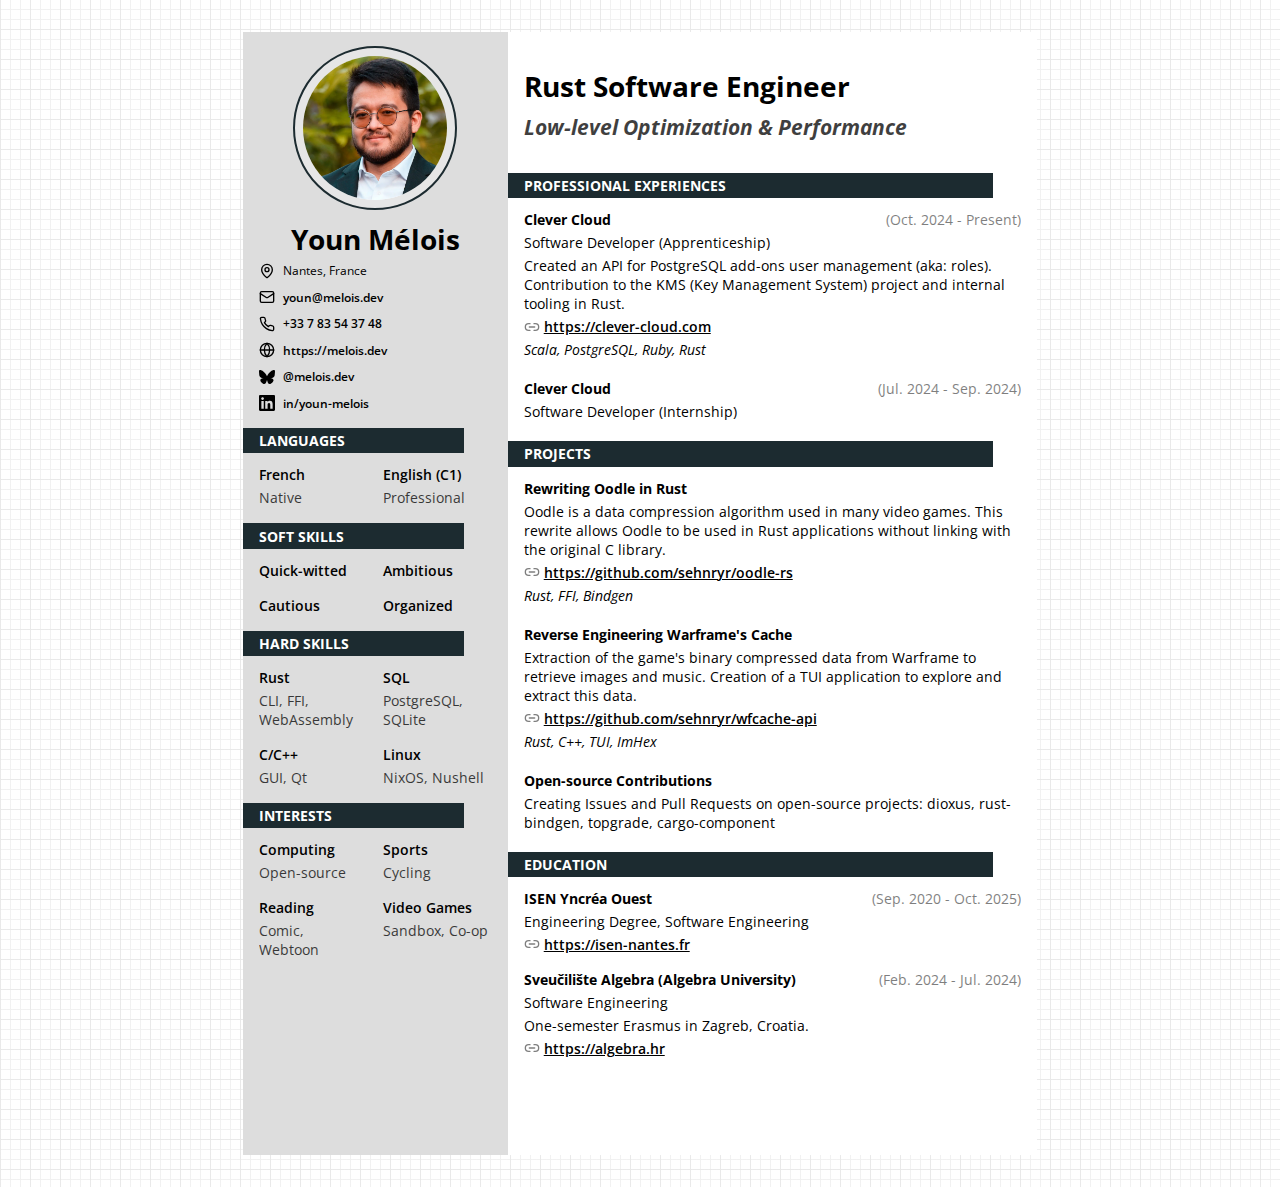
<file: index.html>
<!doctypehtml><title>CV Youn Mélois</title><style>:root{--primary-color:#1c2b30;--background-color:#fff;--background-line-color:#ddd6;--background-line-width:1px}@media (prefers-color-scheme:dark){:root{--background-color:#1b1b1b;--background-line-color:#ffffff0d;--background-line-width:1px}}@page{margin:0}html{print-color-adjust:exact;-webkit-print-color-adjust:exact;background-color:var(--background-color);--grad:conic-gradient(at var(--background-line-width)calc(100% - var(--background-line-width)),transparent 90deg,var(--background-line-color)0%);background-image:var(--grad),var(--grad);background-position:0 0,0 0;background-size:30px 30px,10px 10px;font-family:Open Sans,sans-serif}@media print{s html:before{display:none}}body{margin:0;font-size:14px}a{color:inherit;font-weight:600;text-decoration:none}ul{margin-top:0;margin-bottom:0;padding-left:0;list-style-type:none}main{background-color:#fff;grid-template-columns:1fr 2fr;width:210mm;height:297mm;margin:2rem auto;display:grid}@media print{main{margin:0}}main>*{padding:1rem}section>h2{background-color:var(--primary-color);color:#fff;text-transform:uppercase;margin-top:1rem;margin-bottom:.75rem;margin-right:.75rem;padding-top:.2rem;padding-bottom:.2rem;padding-left:1rem;font-size:1em;position:relative;left:-1rem}@font-face{font-family:Open Sans;font-style:normal;font-weight:400;font-display:swap;src:url(/assets/fonts/OpenSans-Regular.ttf)format("truetype")}@font-face{font-family:Open Sans;font-style:normal;font-weight:500;font-display:swap;src:url(/assets/fonts/OpenSans-Medium.ttf)format("truetype")}@font-face{font-family:Open Sans;font-style:normal;font-weight:600;font-display:swap;src:url(/assets/fonts/OpenSans-SemiBold.ttf)format("truetype")}@font-face{font-family:Open Sans;font-style:normal;font-weight:700;font-display:swap;src:url(/assets/fonts/OpenSans-Bold.ttf)format("truetype")}@font-face{font-family:Open Sans;font-style:italic;font-weight:400;font-display:swap;src:url(/assets/fonts/OpenSans-Italic.ttf)format("truetype")}@font-face{font-family:Open Sans;font-style:italic;font-weight:700;font-display:swap;src:url(/assets/fonts/OpenSans-BoldItalic.ttf)format("truetype")}.profile{background-color:#ddd}.profile>img{object-fit:cover;outline-width:.175rem;outline-style:solid;outline-color:var(--primary-color);background-color:#fff;border:.5rem solid #ddddddbf;border-radius:50%;width:9rem;height:9rem;margin-left:auto;margin-right:auto;display:block}.profile>h1{text-align:center;margin-top:.75rem;margin-bottom:.25rem}.profile>p{opacity:.75;margin:0}.profile>section.language ul,.profile>section.soft-skill ul,.profile>section.hard-skill ul,.profile>section.interest ul{grid-template-columns:repeat(2,1fr);gap:1rem;display:grid}.profile>section.language li,.profile>section.soft-skill li,.profile>section.hard-skill li,.profile>section.interest li{font-weight:600}.profile>section.language li>span,.profile>section.soft-skill li>span,.profile>section.hard-skill li>span,.profile>section.interest li>span{opacity:.75;clear:both;margin-top:.25rem;font-weight:400;display:block}.profile>section.contact{font-size:.75rem}.profile>section.contact ul{flex-direction:column;gap:.6rem;display:flex}.profile>section.contact li{align-items:center;gap:.5rem;display:flex}.profile>section.contact svg{width:1rem;height:1rem}.resume>h1{margin-bottom:.5rem}.resume>h2{opacity:.75;margin-top:0;margin-bottom:2rem;font-style:italic}.resume>section.experience ul,.resume>section.education ul,.resume>section.project ul{flex-direction:column;gap:1rem;display:flex}.resume>section.experience li,.resume>section.education li,.resume>section.project li{font-weight:700;position:relative}.resume>section.experience .date,.resume>section.education .date,.resume>section.project .date{opacity:.5;font-weight:400;position:absolute;right:0}.resume>section.experience p,.resume>section.education p,.resume>section.project p{margin-top:.25rem;margin-bottom:.25rem;font-weight:400}.resume>section.experience div:has(svg),.resume>section.education div:has(svg),.resume>section.project div:has(svg){align-items:center;gap:.25rem;display:flex}.resume>section.experience svg,.resume>section.education svg,.resume>section.project svg{opacity:.5;width:1rem;height:1rem}.resume>section.experience div>a,.resume>section.education div>a,.resume>section.project div>a{text-decoration:underline}</style><body><main><div class=profile><img src=/assets/images/profile.webp><h1>Youn Mélois</h1><section class=contact><ul><li><svg viewbox="0 0 24 24"fill=none height=24 stroke=currentColor stroke-linecap=round stroke-linejoin=round stroke-width=2 width=24 xmlns=http://www.w3.org/2000/svg><path d="M20 10c0 4.993-5.539 10.193-7.399 11.799a1 1 0 0 1-1.202 0C9.539 20.193 4 14.993 4 10a8 8 0 0 1 16 0"/><circle cx=12 cy=10 r=3 /></svg>Nantes, France<li><svg viewbox="0 0 24 24"fill=none height=24 stroke=currentColor stroke-linecap=round stroke-linejoin=round stroke-width=2 width=24 xmlns=http://www.w3.org/2000/svg><rect height=16 rx=2 width=20 x=2 y=4 /><path d="m22 7-8.97 5.7a1.94 1.94 0 0 1-2.06 0L2 7"/></svg><a rel="noopener noreferrer"href=mailto:youn@melois.dev target=_blank>youn@melois.dev</a><li><svg viewbox="0 0 24 24"fill=none height=24 stroke=currentColor stroke-linecap=round stroke-linejoin=round stroke-width=2 width=24 xmlns=http://www.w3.org/2000/svg><path d="M22 16.92v3a2 2 0 0 1-2.18 2 19.79 19.79 0 0 1-8.63-3.07 19.5 19.5 0 0 1-6-6 19.79 19.79 0 0 1-3.07-8.67A2 2 0 0 1 4.11 2h3a2 2 0 0 1 2 1.72 12.84 12.84 0 0 0 .7 2.81 2 2 0 0 1-.45 2.11L8.09 9.91a16 16 0 0 0 6 6l1.27-1.27a2 2 0 0 1 2.11-.45 12.84 12.84 0 0 0 2.81.7A2 2 0 0 1 22 16.92z"/></svg><a rel="noopener noreferrer"href=tel:+33783543748 target=_blank>+33 7 83 54 37 48</a><li><svg viewbox="0 0 24 24"fill=none height=24 stroke=currentColor stroke-linecap=round stroke-linejoin=round stroke-width=2 width=24 xmlns=http://www.w3.org/2000/svg><circle cx=12 cy=12 r=10 /><path d="M12 2a14.5 14.5 0 0 0 0 20 14.5 14.5 0 0 0 0-20"/><path d="M2 12h20"/></svg><a rel="noopener noreferrer"href=https://melois.dev target=_blank>https://melois.dev</a><li><svg viewbox="0 0 24 24"role=img xmlns=http://www.w3.org/2000/svg><title>Bluesky</title><path d="M12 10.8c-1.087-2.114-4.046-6.053-6.798-7.995C2.566.944 1.561 1.266.902 1.565.139 1.908 0 3.08 0 3.768c0 .69.378 5.65.624 6.479.815 2.736 3.713 3.66 6.383 3.364.136-.02.275-.039.415-.056-.138.022-.276.04-.415.056-3.912.58-7.387 2.005-2.83 7.078 5.013 5.19 6.87-1.113 7.823-4.308.953 3.195 2.05 9.271 7.733 4.308 4.267-4.308 1.172-6.498-2.74-7.078a8.741 8.741 0 0 1-.415-.056c.14.017.279.036.415.056 2.67.297 5.568-.628 6.383-3.364.246-.828.624-5.79.624-6.478 0-.69-.139-1.861-.902-2.206-.659-.298-1.664-.62-4.3 1.24C16.046 4.748 13.087 8.687 12 10.8Z"/></svg><a rel="noopener noreferrer"href=https://bsky.app/profile/melois.dev target=_blank>@melois.dev</a><li><svg viewbox="0 0 24 24"role=img xmlns=http://www.w3.org/2000/svg><title>LinkedIn</title><path d="M20.447 20.452h-3.554v-5.569c0-1.328-.027-3.037-1.852-3.037-1.853 0-2.136 1.445-2.136 2.939v5.667H9.351V9h3.414v1.561h.046c.477-.9 1.637-1.85 3.37-1.85 3.601 0 4.267 2.37 4.267 5.455v6.286zM5.337 7.433c-1.144 0-2.063-.926-2.063-2.065 0-1.138.92-2.063 2.063-2.063 1.14 0 2.064.925 2.064 2.063 0 1.139-.925 2.065-2.064 2.065zm1.782 13.019H3.555V9h3.564v11.452zM22.225 0H1.771C.792 0 0 .774 0 1.729v20.542C0 23.227.792 24 1.771 24h20.451C23.2 24 24 23.227 24 22.271V1.729C24 .774 23.2 0 22.222 0h.003z"/></svg><a rel="noopener noreferrer"href=https://linkedin.com/in/youn-melois target=_blank>in/youn-melois</a></ul></section><section class=language><h2>Languages</h2><ul><li>French<span>Native</span><li>English (C1)<span>Professional</span></ul></section><section class=soft-skill><h2>Soft Skills</h2><ul><li>Quick-witted<li>Ambitious<li>Cautious<li>Organized</ul></section><section class=hard-skill><h2>Hard Skills</h2><ul><li>Rust<span>CLI, FFI, WebAssembly</span><li>SQL<span>PostgreSQL, SQLite</span><li>C/C++<span>GUI, Qt</span><li>Linux<span>NixOS, Nushell</span></ul></section><section class=interest><h2>Interests</h2><ul><li>Computing<span>Open-source</span><li>Sports<span>Cycling</span><li>Reading<span>Comic, Webtoon</span><li>Video Games<span>Sandbox, Co-op</span></ul></section></div><div class=resume><h1>Rust Software Engineer</h1><h2>Low-level Optimization & Performance</h2><section class=experience><h2>Professional Experiences</h2><ul><li>Clever Cloud<span class=date>(Oct. 2024 - Present)</span><p>Software Developer (Apprenticeship)<p>Created an API for PostgreSQL add-ons user management (aka: roles). Contribution to the KMS (Key Management System) project and internal tooling in Rust.<div><svg viewbox="0 0 24 24"fill=none height=24 stroke=currentColor stroke-linecap=round stroke-linejoin=round stroke-width=2 width=24 xmlns=http://www.w3.org/2000/svg><path d="M9 17H7A5 5 0 0 1 7 7h2"/><path d="M15 7h2a5 5 0 1 1 0 10h-2"/><line x1=8 x2=16 y1=12 y2=12 /></svg><a rel="noopener noreferrer"href=https://clever-cloud.com target=_blank>https://clever-cloud.com</a></div><p><i>Scala, PostgreSQL, Ruby, Rust</i><li>Clever Cloud<span class=date>(Jul. 2024 - Sep. 2024)</span><p>Software Developer (Internship)</ul></section><section class=project><h2>Projects</h2><ul><li>Rewriting Oodle in Rust<p>Oodle is a data compression algorithm used in many video games. This rewrite allows Oodle to be used in Rust applications without linking with the original C library.<div><svg viewbox="0 0 24 24"fill=none height=24 stroke=currentColor stroke-linecap=round stroke-linejoin=round stroke-width=2 width=24 xmlns=http://www.w3.org/2000/svg><path d="M9 17H7A5 5 0 0 1 7 7h2"/><path d="M15 7h2a5 5 0 1 1 0 10h-2"/><line x1=8 x2=16 y1=12 y2=12 /></svg><a rel="noopener noreferrer"href=https://github.com/sehnryr/oodle-rs target=_blank>https://github.com/sehnryr/oodle-rs</a></div><p><i>Rust, FFI, Bindgen</i><li>Reverse Engineering Warframe's Cache<p>Extraction of the game's binary compressed data from Warframe to retrieve images and music. Creation of a TUI application to explore and extract this data.<div><svg viewbox="0 0 24 24"fill=none height=24 stroke=currentColor stroke-linecap=round stroke-linejoin=round stroke-width=2 width=24 xmlns=http://www.w3.org/2000/svg><path d="M9 17H7A5 5 0 0 1 7 7h2"/><path d="M15 7h2a5 5 0 1 1 0 10h-2"/><line x1=8 x2=16 y1=12 y2=12 /></svg><a rel="noopener noreferrer"href=https://github.com/sehnryr/wfcache-api target=_blank>https://github.com/sehnryr/wfcache-api</a></div><p><i>Rust, C++, TUI, ImHex</i><li>Open-source Contributions<p>Creating Issues and Pull Requests on open-source projects: dioxus, rust-bindgen, topgrade, cargo-component</ul></section><section class=education><h2>Education</h2><ul><li>ISEN Yncréa Ouest<span class=date>(Sep. 2020 - Oct. 2025)</span><p>Engineering Degree, Software Engineering<div><svg viewbox="0 0 24 24"fill=none height=24 stroke=currentColor stroke-linecap=round stroke-linejoin=round stroke-width=2 width=24 xmlns=http://www.w3.org/2000/svg><path d="M9 17H7A5 5 0 0 1 7 7h2"/><path d="M15 7h2a5 5 0 1 1 0 10h-2"/><line x1=8 x2=16 y1=12 y2=12 /></svg><a rel="noopener noreferrer"href=https://isen-nantes.fr target=_blank>https://isen-nantes.fr</a></div><li>Sveučilište Algebra (Algebra University)<span class=date>(Feb. 2024 - Jul. 2024)</span><p>Software Engineering<p>One-semester Erasmus in Zagreb, Croatia.<div><svg viewbox="0 0 24 24"fill=none height=24 stroke=currentColor stroke-linecap=round stroke-linejoin=round stroke-width=2 width=24 xmlns=http://www.w3.org/2000/svg><path d="M9 17H7A5 5 0 0 1 7 7h2"/><path d="M15 7h2a5 5 0 1 1 0 10h-2"/><line x1=8 x2=16 y1=12 y2=12 /></svg><a rel="noopener noreferrer"href=https://algebra.hr target=_blank>https://algebra.hr</a></div></ul></section></div></main>
</file>
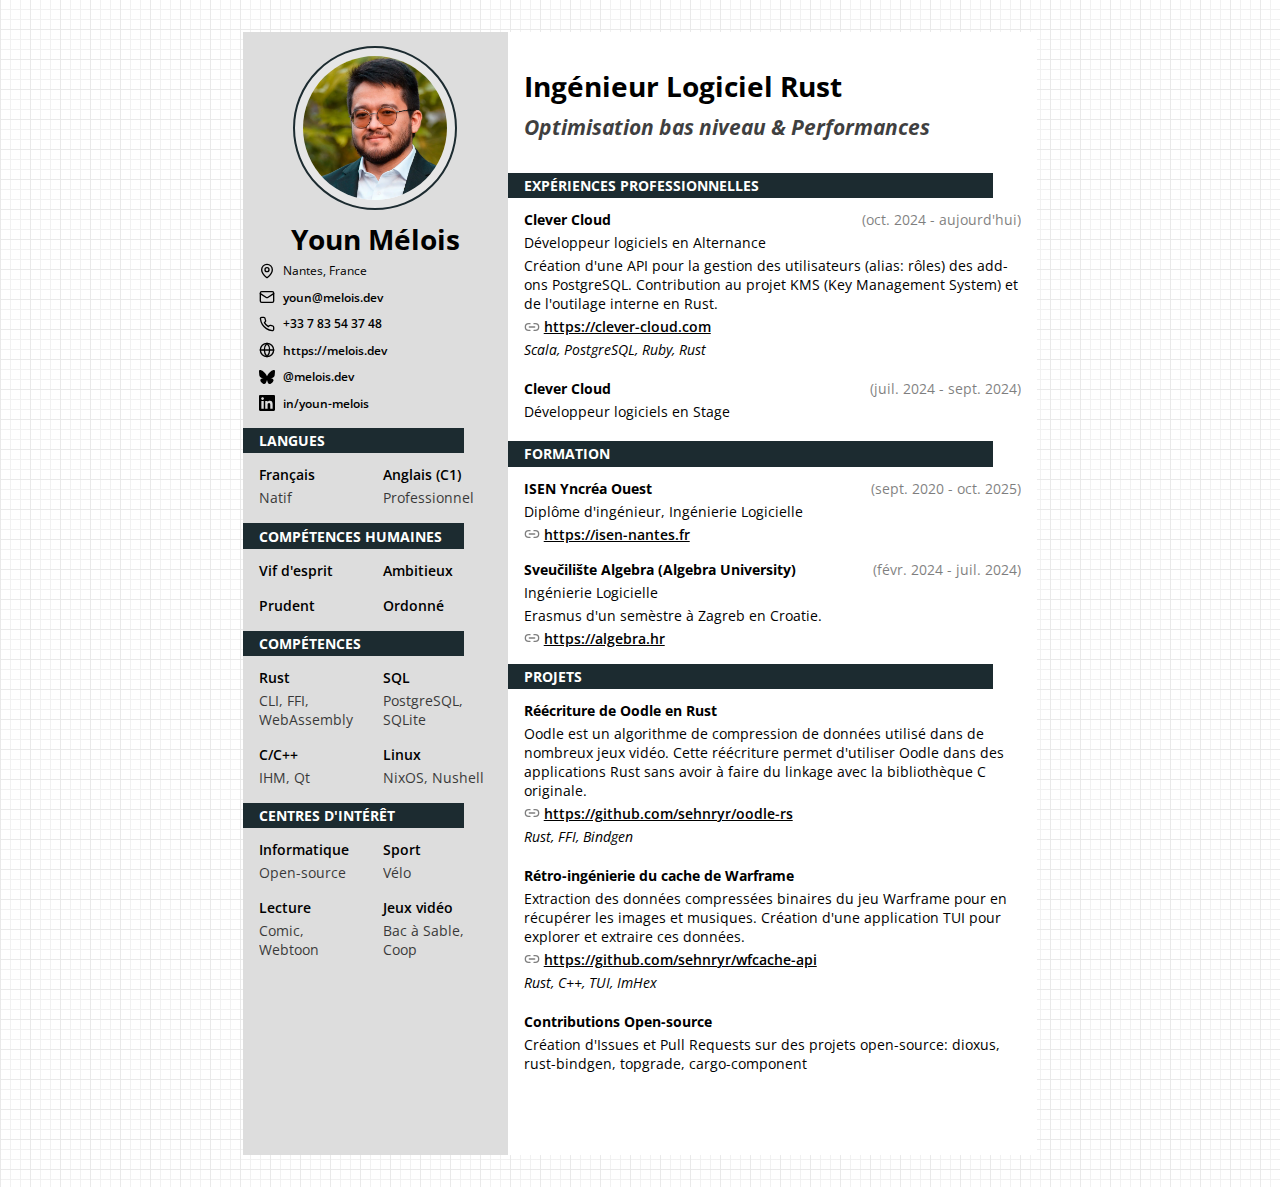
<file: fr/index.html>
<!doctypehtml><title>CV Youn Mélois</title><style>:root{--primary-color:#1c2b30;--background-color:#fff;--background-line-color:#ddd6;--background-line-width:1px}@media (prefers-color-scheme:dark){:root{--background-color:#1b1b1b;--background-line-color:#ffffff0d;--background-line-width:1px}}@page{margin:0}html{print-color-adjust:exact;-webkit-print-color-adjust:exact;background-color:var(--background-color);--grad:conic-gradient(at var(--background-line-width)calc(100% - var(--background-line-width)),transparent 90deg,var(--background-line-color)0%);background-image:var(--grad),var(--grad);background-position:0 0,0 0;background-size:30px 30px,10px 10px;font-family:Open Sans,sans-serif}@media print{s html:before{display:none}}body{margin:0;font-size:14px}a{color:inherit;font-weight:600;text-decoration:none}ul{margin-top:0;margin-bottom:0;padding-left:0;list-style-type:none}main{background-color:#fff;grid-template-columns:1fr 2fr;width:210mm;height:297mm;margin:2rem auto;display:grid}@media print{main{margin:0}}main>*{padding:1rem}section>h2{background-color:var(--primary-color);color:#fff;text-transform:uppercase;margin-top:1rem;margin-bottom:.75rem;margin-right:.75rem;padding-top:.2rem;padding-bottom:.2rem;padding-left:1rem;font-size:1em;position:relative;left:-1rem}@font-face{font-family:Open Sans;font-style:normal;font-weight:400;font-display:swap;src:url(/assets/fonts/OpenSans-Regular.ttf)format("truetype")}@font-face{font-family:Open Sans;font-style:normal;font-weight:500;font-display:swap;src:url(/assets/fonts/OpenSans-Medium.ttf)format("truetype")}@font-face{font-family:Open Sans;font-style:normal;font-weight:600;font-display:swap;src:url(/assets/fonts/OpenSans-SemiBold.ttf)format("truetype")}@font-face{font-family:Open Sans;font-style:normal;font-weight:700;font-display:swap;src:url(/assets/fonts/OpenSans-Bold.ttf)format("truetype")}@font-face{font-family:Open Sans;font-style:italic;font-weight:400;font-display:swap;src:url(/assets/fonts/OpenSans-Italic.ttf)format("truetype")}@font-face{font-family:Open Sans;font-style:italic;font-weight:700;font-display:swap;src:url(/assets/fonts/OpenSans-BoldItalic.ttf)format("truetype")}.profile{background-color:#ddd}.profile>img{object-fit:cover;outline-width:.175rem;outline-style:solid;outline-color:var(--primary-color);background-color:#fff;border:.5rem solid #ddddddbf;border-radius:50%;width:9rem;height:9rem;margin-left:auto;margin-right:auto;display:block}.profile>h1{text-align:center;margin-top:.75rem;margin-bottom:.25rem}.profile>p{opacity:.75;margin:0}.profile>section.language ul,.profile>section.soft-skill ul,.profile>section.hard-skill ul,.profile>section.interest ul{grid-template-columns:repeat(2,1fr);gap:1rem;display:grid}.profile>section.language li,.profile>section.soft-skill li,.profile>section.hard-skill li,.profile>section.interest li{font-weight:600}.profile>section.language li>span,.profile>section.soft-skill li>span,.profile>section.hard-skill li>span,.profile>section.interest li>span{opacity:.75;clear:both;margin-top:.25rem;font-weight:400;display:block}.profile>section.contact{font-size:.75rem}.profile>section.contact ul{flex-direction:column;gap:.6rem;display:flex}.profile>section.contact li{align-items:center;gap:.5rem;display:flex}.profile>section.contact svg{width:1rem;height:1rem}.resume>h1{margin-bottom:.5rem}.resume>h2{opacity:.75;margin-top:0;margin-bottom:2rem;font-style:italic}.resume>section.experience ul,.resume>section.education ul,.resume>section.project ul{flex-direction:column;gap:1rem;display:flex}.resume>section.experience li,.resume>section.education li,.resume>section.project li{font-weight:700;position:relative}.resume>section.experience .date,.resume>section.education .date,.resume>section.project .date{opacity:.5;font-weight:400;position:absolute;right:0}.resume>section.experience p,.resume>section.education p,.resume>section.project p{margin-top:.25rem;margin-bottom:.25rem;font-weight:400}.resume>section.experience div:has(svg),.resume>section.education div:has(svg),.resume>section.project div:has(svg){align-items:center;gap:.25rem;display:flex}.resume>section.experience svg,.resume>section.education svg,.resume>section.project svg{opacity:.5;width:1rem;height:1rem}.resume>section.experience div>a,.resume>section.education div>a,.resume>section.project div>a{text-decoration:underline}</style><body><main><div class=profile><img src=/assets/images/profile.webp><h1>Youn Mélois</h1><section class=contact><ul><li><svg viewbox="0 0 24 24"fill=none height=24 stroke=currentColor stroke-linecap=round stroke-linejoin=round stroke-width=2 width=24 xmlns=http://www.w3.org/2000/svg><path d="M20 10c0 4.993-5.539 10.193-7.399 11.799a1 1 0 0 1-1.202 0C9.539 20.193 4 14.993 4 10a8 8 0 0 1 16 0"/><circle cx=12 cy=10 r=3 /></svg>Nantes, France<li><svg viewbox="0 0 24 24"fill=none height=24 stroke=currentColor stroke-linecap=round stroke-linejoin=round stroke-width=2 width=24 xmlns=http://www.w3.org/2000/svg><rect height=16 rx=2 width=20 x=2 y=4 /><path d="m22 7-8.97 5.7a1.94 1.94 0 0 1-2.06 0L2 7"/></svg><a rel="noopener noreferrer"href=mailto:youn@melois.dev target=_blank>youn@melois.dev</a><li><svg viewbox="0 0 24 24"fill=none height=24 stroke=currentColor stroke-linecap=round stroke-linejoin=round stroke-width=2 width=24 xmlns=http://www.w3.org/2000/svg><path d="M22 16.92v3a2 2 0 0 1-2.18 2 19.79 19.79 0 0 1-8.63-3.07 19.5 19.5 0 0 1-6-6 19.79 19.79 0 0 1-3.07-8.67A2 2 0 0 1 4.11 2h3a2 2 0 0 1 2 1.72 12.84 12.84 0 0 0 .7 2.81 2 2 0 0 1-.45 2.11L8.09 9.91a16 16 0 0 0 6 6l1.27-1.27a2 2 0 0 1 2.11-.45 12.84 12.84 0 0 0 2.81.7A2 2 0 0 1 22 16.92z"/></svg><a rel="noopener noreferrer"href=tel:+33783543748 target=_blank>+33 7 83 54 37 48</a><li><svg viewbox="0 0 24 24"fill=none height=24 stroke=currentColor stroke-linecap=round stroke-linejoin=round stroke-width=2 width=24 xmlns=http://www.w3.org/2000/svg><circle cx=12 cy=12 r=10 /><path d="M12 2a14.5 14.5 0 0 0 0 20 14.5 14.5 0 0 0 0-20"/><path d="M2 12h20"/></svg><a rel="noopener noreferrer"href=https://melois.dev target=_blank>https://melois.dev</a><li><svg viewbox="0 0 24 24"role=img xmlns=http://www.w3.org/2000/svg><title>Bluesky</title><path d="M12 10.8c-1.087-2.114-4.046-6.053-6.798-7.995C2.566.944 1.561 1.266.902 1.565.139 1.908 0 3.08 0 3.768c0 .69.378 5.65.624 6.479.815 2.736 3.713 3.66 6.383 3.364.136-.02.275-.039.415-.056-.138.022-.276.04-.415.056-3.912.58-7.387 2.005-2.83 7.078 5.013 5.19 6.87-1.113 7.823-4.308.953 3.195 2.05 9.271 7.733 4.308 4.267-4.308 1.172-6.498-2.74-7.078a8.741 8.741 0 0 1-.415-.056c.14.017.279.036.415.056 2.67.297 5.568-.628 6.383-3.364.246-.828.624-5.79.624-6.478 0-.69-.139-1.861-.902-2.206-.659-.298-1.664-.62-4.3 1.24C16.046 4.748 13.087 8.687 12 10.8Z"/></svg><a rel="noopener noreferrer"href=https://bsky.app/profile/melois.dev target=_blank>@melois.dev</a><li><svg viewbox="0 0 24 24"role=img xmlns=http://www.w3.org/2000/svg><title>LinkedIn</title><path d="M20.447 20.452h-3.554v-5.569c0-1.328-.027-3.037-1.852-3.037-1.853 0-2.136 1.445-2.136 2.939v5.667H9.351V9h3.414v1.561h.046c.477-.9 1.637-1.85 3.37-1.85 3.601 0 4.267 2.37 4.267 5.455v6.286zM5.337 7.433c-1.144 0-2.063-.926-2.063-2.065 0-1.138.92-2.063 2.063-2.063 1.14 0 2.064.925 2.064 2.063 0 1.139-.925 2.065-2.064 2.065zm1.782 13.019H3.555V9h3.564v11.452zM22.225 0H1.771C.792 0 0 .774 0 1.729v20.542C0 23.227.792 24 1.771 24h20.451C23.2 24 24 23.227 24 22.271V1.729C24 .774 23.2 0 22.222 0h.003z"/></svg><a rel="noopener noreferrer"href=https://linkedin.com/in/youn-melois target=_blank>in/youn-melois</a></ul></section><section class=language><h2>Langues</h2><ul><li>Français<span>Natif</span><li>Anglais (C1)<span>Professionnel</span></ul></section><section class=soft-skill><h2>Compétences Humaines</h2><ul><li>Vif d'esprit<li>Ambitieux<li>Prudent<li>Ordonné</ul></section><section class=hard-skill><h2>Compétences</h2><ul><li>Rust<span>CLI, FFI, WebAssembly</span><li>SQL<span>PostgreSQL, SQLite</span><li>C/C++<span>IHM, Qt</span><li>Linux<span>NixOS, Nushell</span></ul></section><section class=interest><h2>Centres d'intérêt</h2><ul><li>Informatique<span>Open-source</span><li>Sport<span>Vélo</span><li>Lecture<span>Comic, Webtoon</span><li>Jeux vidéo<span>Bac à Sable, Coop</span></ul></section></div><div class=resume><h1>Ingénieur Logiciel Rust</h1><h2>Optimisation bas niveau & Performances</h2><section class=experience><h2>Expériences professionnelles</h2><ul><li>Clever Cloud<span class=date>(oct. 2024 - aujourd'hui)</span><p>Développeur logiciels en Alternance<p>Création d'une API pour la gestion des utilisateurs (alias: rôles) des add-ons PostgreSQL. Contribution au projet KMS (Key Management System) et de l'outilage interne en Rust.<div><svg viewbox="0 0 24 24"fill=none height=24 stroke=currentColor stroke-linecap=round stroke-linejoin=round stroke-width=2 width=24 xmlns=http://www.w3.org/2000/svg><path d="M9 17H7A5 5 0 0 1 7 7h2"/><path d="M15 7h2a5 5 0 1 1 0 10h-2"/><line x1=8 x2=16 y1=12 y2=12 /></svg><a rel="noopener noreferrer"href=https://clever-cloud.com target=_blank>https://clever-cloud.com</a></div><p><i>Scala, PostgreSQL, Ruby, Rust</i><li>Clever Cloud<span class=date>(juil. 2024 - sept. 2024)</span><p>Développeur logiciels en Stage</ul></section><section class=education><h2>Formation</h2><ul><li>ISEN Yncréa Ouest<span class=date>(sept. 2020 - oct. 2025)</span><p>Diplôme d'ingénieur, Ingénierie Logicielle<div><svg viewbox="0 0 24 24"fill=none height=24 stroke=currentColor stroke-linecap=round stroke-linejoin=round stroke-width=2 width=24 xmlns=http://www.w3.org/2000/svg><path d="M9 17H7A5 5 0 0 1 7 7h2"/><path d="M15 7h2a5 5 0 1 1 0 10h-2"/><line x1=8 x2=16 y1=12 y2=12 /></svg><a rel="noopener noreferrer"href=https://isen-nantes.fr target=_blank>https://isen-nantes.fr</a></div><li>Sveučilište Algebra (Algebra University)<span class=date>(févr. 2024 - juil. 2024)</span><p>Ingénierie Logicielle<p>Erasmus d'un semèstre à Zagreb en Croatie.<div><svg viewbox="0 0 24 24"fill=none height=24 stroke=currentColor stroke-linecap=round stroke-linejoin=round stroke-width=2 width=24 xmlns=http://www.w3.org/2000/svg><path d="M9 17H7A5 5 0 0 1 7 7h2"/><path d="M15 7h2a5 5 0 1 1 0 10h-2"/><line x1=8 x2=16 y1=12 y2=12 /></svg><a rel="noopener noreferrer"href=https://algebra.hr target=_blank>https://algebra.hr</a></div></ul></section><section class=project><h2>Projets</h2><ul><li>Réécriture de Oodle en Rust<p>Oodle est un algorithme de compression de données utilisé dans de nombreux jeux vidéo. Cette réécriture permet d'utiliser Oodle dans des applications Rust sans avoir à faire du linkage avec la bibliothèque C originale.<div><svg viewbox="0 0 24 24"fill=none height=24 stroke=currentColor stroke-linecap=round stroke-linejoin=round stroke-width=2 width=24 xmlns=http://www.w3.org/2000/svg><path d="M9 17H7A5 5 0 0 1 7 7h2"/><path d="M15 7h2a5 5 0 1 1 0 10h-2"/><line x1=8 x2=16 y1=12 y2=12 /></svg><a rel="noopener noreferrer"href=https://github.com/sehnryr/oodle-rs target=_blank>https://github.com/sehnryr/oodle-rs</a></div><p><i>Rust, FFI, Bindgen</i><li>Rétro-ingénierie du cache de Warframe<p>Extraction des données compressées binaires du jeu Warframe pour en récupérer les images et musiques. Création d'une application TUI pour explorer et extraire ces données.<div><svg viewbox="0 0 24 24"fill=none height=24 stroke=currentColor stroke-linecap=round stroke-linejoin=round stroke-width=2 width=24 xmlns=http://www.w3.org/2000/svg><path d="M9 17H7A5 5 0 0 1 7 7h2"/><path d="M15 7h2a5 5 0 1 1 0 10h-2"/><line x1=8 x2=16 y1=12 y2=12 /></svg><a rel="noopener noreferrer"href=https://github.com/sehnryr/wfcache-api target=_blank>https://github.com/sehnryr/wfcache-api</a></div><p><i>Rust, C++, TUI, ImHex</i><li>Contributions Open-source<p>Création d'Issues et Pull Requests sur des projets open-source: dioxus, rust-bindgen, topgrade, cargo-component</ul></section></div></main>
</file>
